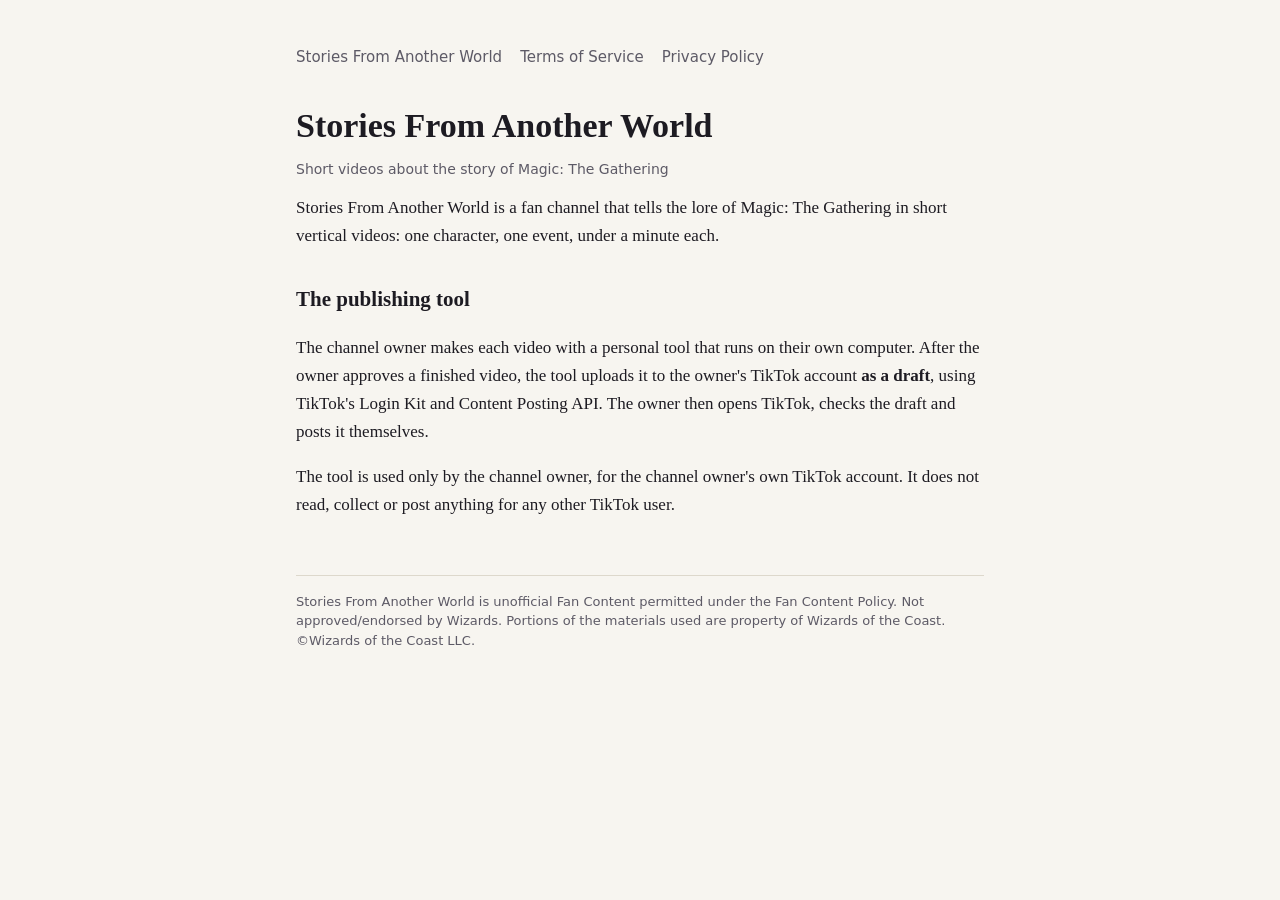
<file: index.html>
<!doctype html>
<html lang="en"><head><meta charset="utf-8"><meta name="viewport" content="width=device-width,initial-scale=1">
<title>Stories From Another World</title><link rel="stylesheet" href="style.css"></head><body><main>
<nav><a href="./">Stories From Another World</a><a href="terms.html">Terms of Service</a><a href="privacy.html">Privacy Policy</a></nav>
<h1>Stories From Another World</h1>
<p class="meta">Short videos about the story of Magic: The Gathering</p>
<p>Stories From Another World is a fan channel that tells the lore of Magic: The Gathering in short vertical videos: one character, one event, under a minute each.</p>
<h2>The publishing tool</h2>
<p>The channel owner makes each video with a personal tool that runs on their own computer. After the owner approves a finished video, the tool uploads it to the owner's TikTok account <strong>as a draft</strong>, using TikTok's Login Kit and Content Posting API. The owner then opens TikTok, checks the draft and posts it themselves.</p>
<p>The tool is used only by the channel owner, for the channel owner's own TikTok account. It does not read, collect or post anything for any other TikTok user.</p>
<footer>Stories From Another World is unofficial Fan Content permitted under the Fan Content Policy. Not approved/endorsed by Wizards. Portions of the materials used are property of Wizards of the Coast. ©Wizards of the Coast LLC.</footer>
</main></body></html>
</file>
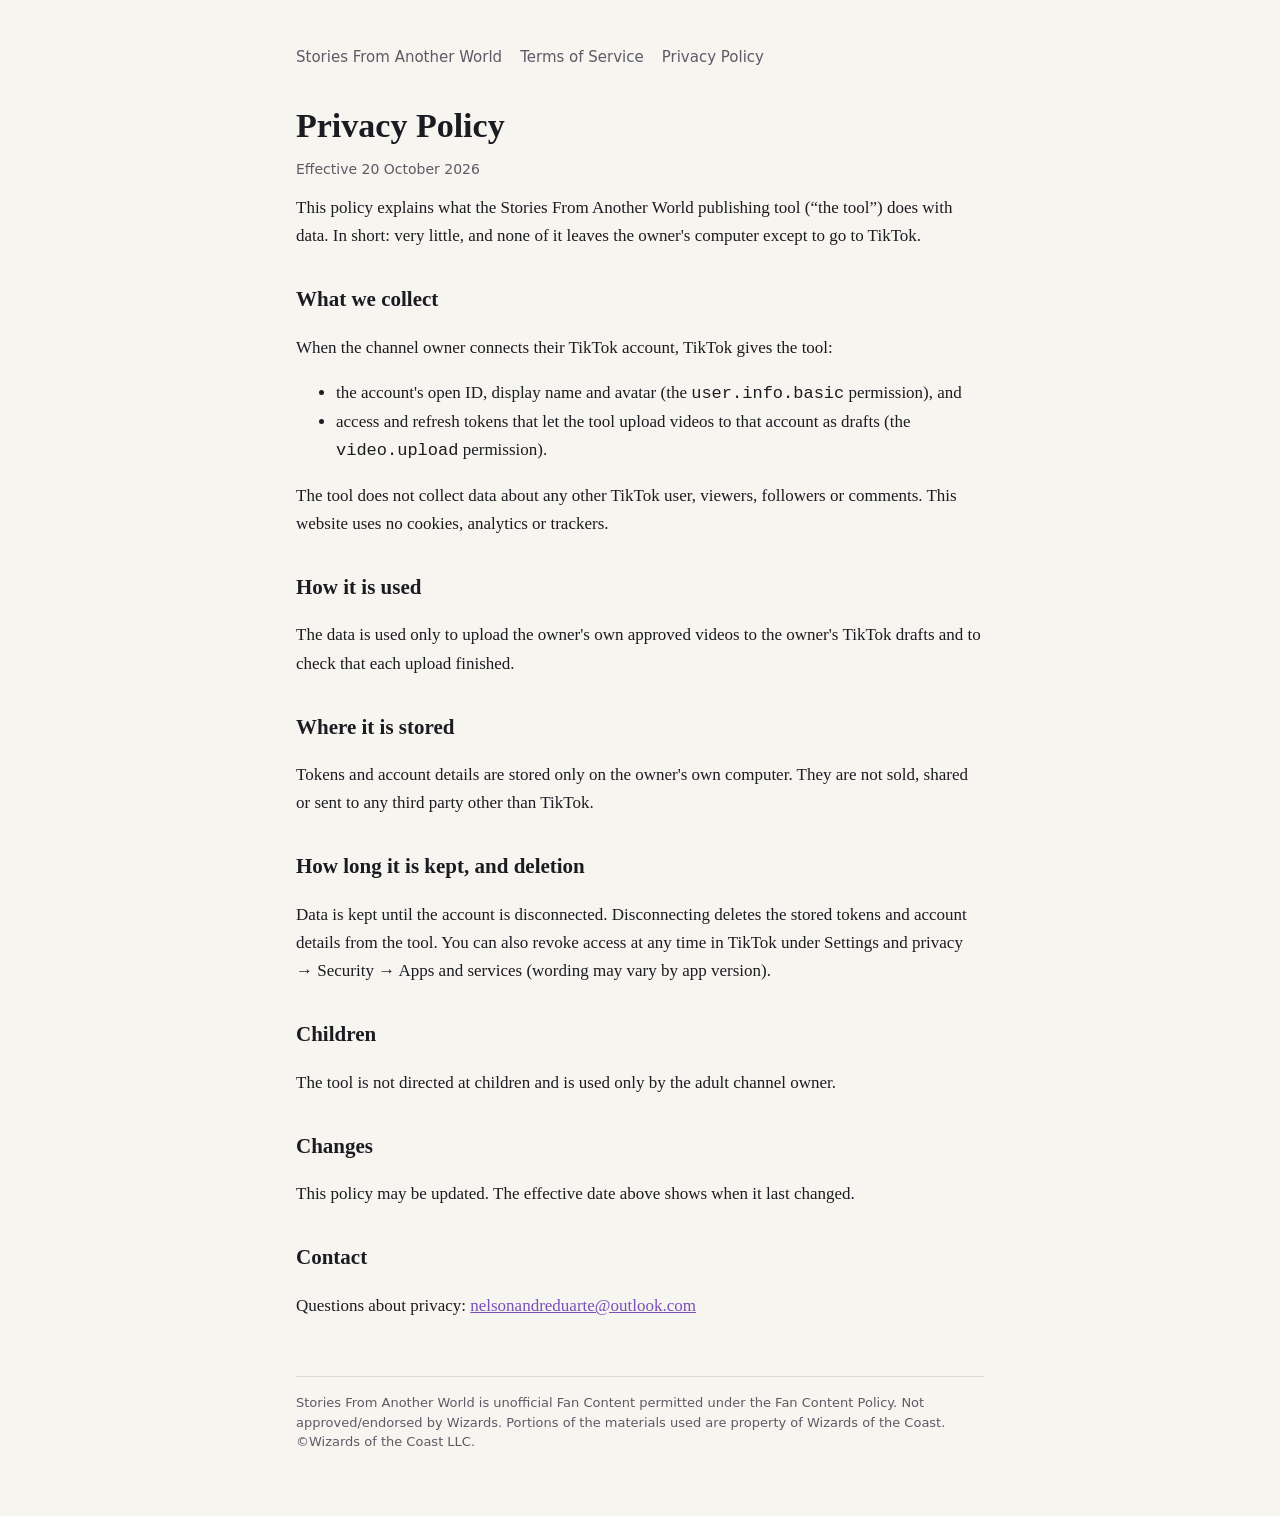
<file: privacy.html>
<!doctype html>
<html lang="en"><head><meta charset="utf-8"><meta name="viewport" content="width=device-width,initial-scale=1">
<title>Privacy Policy</title><link rel="stylesheet" href="style.css"></head><body><main>
<nav><a href="./">Stories From Another World</a><a href="terms.html">Terms of Service</a><a href="privacy.html">Privacy Policy</a></nav>
<h1>Privacy Policy</h1>
<p class="meta">Effective 20 October 2026</p>
<p>This policy explains what the Stories From Another World publishing tool (“the tool”) does with data. In short: very little, and none of it leaves the owner's computer except to go to TikTok.</p>
<h2>What we collect</h2>
<p>When the channel owner connects their TikTok account, TikTok gives the tool:</p>
<ul><li>the account's open ID, display name and avatar (the <code>user.info.basic</code> permission), and</li>
<li>access and refresh tokens that let the tool upload videos to that account as drafts (the <code>video.upload</code> permission).</li></ul>
<p>The tool does not collect data about any other TikTok user, viewers, followers or comments. This website uses no cookies, analytics or trackers.</p>
<h2>How it is used</h2>
<p>The data is used only to upload the owner's own approved videos to the owner's TikTok drafts and to check that each upload finished.</p>
<h2>Where it is stored</h2>
<p>Tokens and account details are stored only on the owner's own computer. They are not sold, shared or sent to any third party other than TikTok.</p>
<h2>How long it is kept, and deletion</h2>
<p>Data is kept until the account is disconnected. Disconnecting deletes the stored tokens and account details from the tool. You can also revoke access at any time in TikTok under Settings and privacy → Security → Apps and services (wording may vary by app version).</p>
<h2>Children</h2>
<p>The tool is not directed at children and is used only by the adult channel owner.</p>
<h2>Changes</h2>
<p>This policy may be updated. The effective date above shows when it last changed.</p>
<h2>Contact</h2>
<p>Questions about privacy: <a href="mailto:nelsonandreduarte@outlook.com">nelsonandreduarte@outlook.com</a></p>
<footer>Stories From Another World is unofficial Fan Content permitted under the Fan Content Policy. Not approved/endorsed by Wizards. Portions of the materials used are property of Wizards of the Coast. ©Wizards of the Coast LLC.</footer>
</main></body></html>
</file>
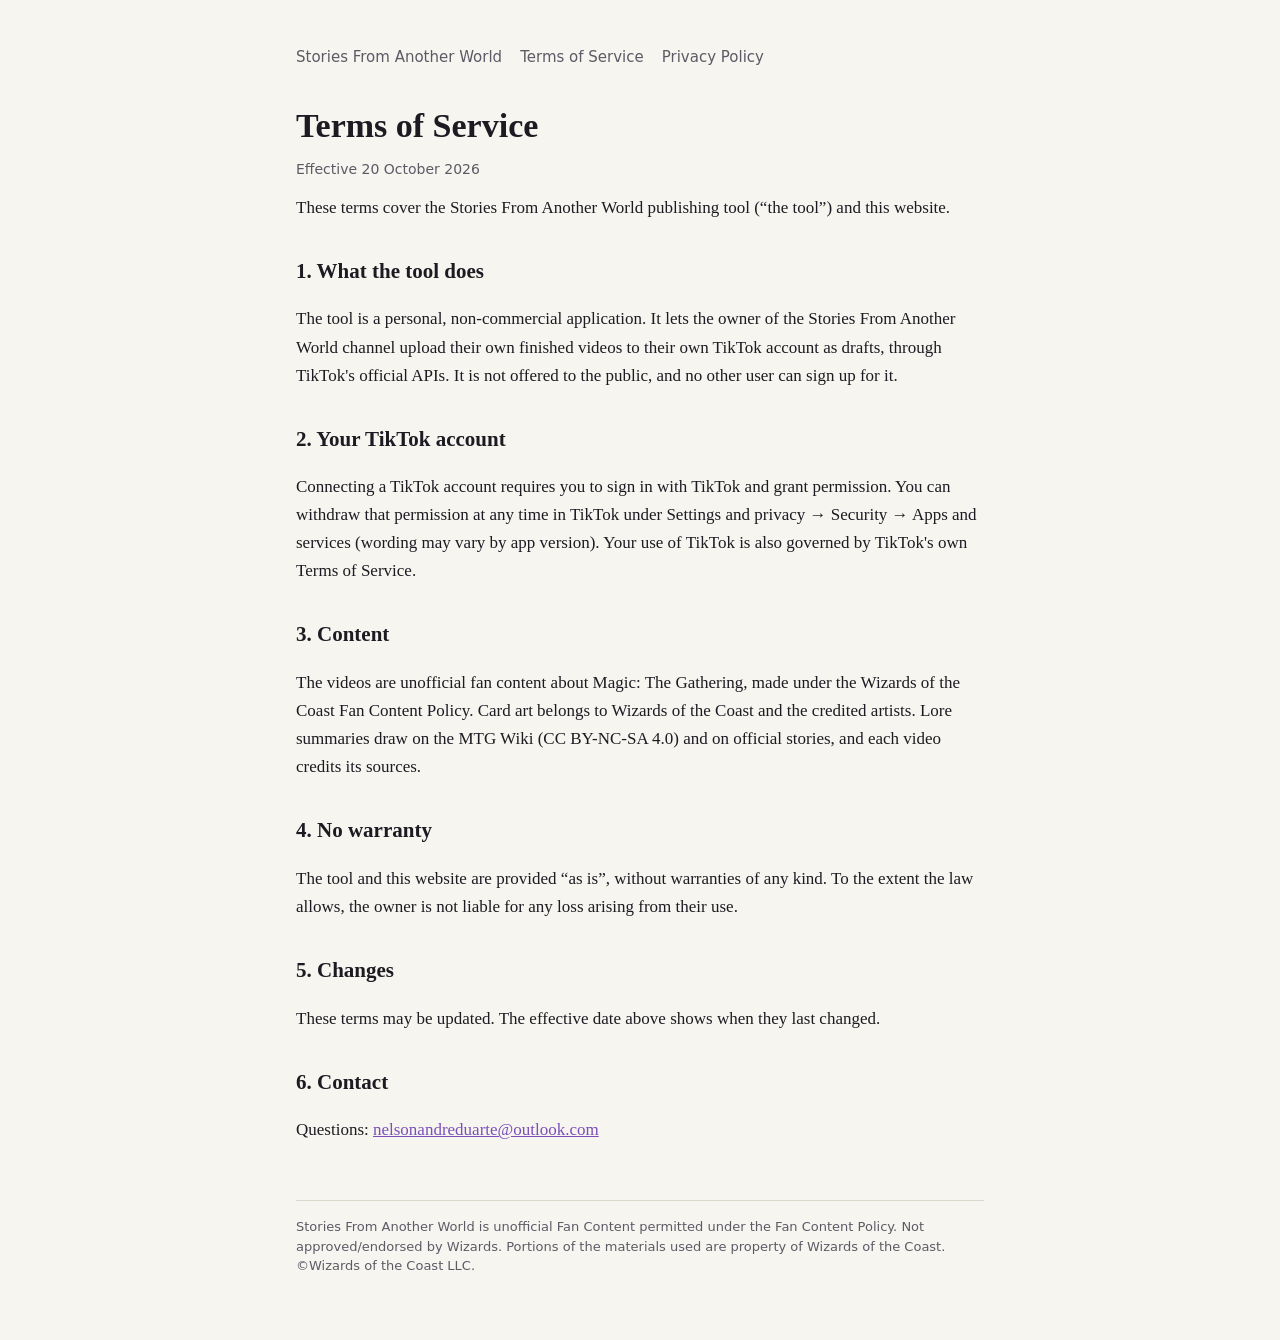
<file: terms.html>
<!doctype html>
<html lang="en"><head><meta charset="utf-8"><meta name="viewport" content="width=device-width,initial-scale=1">
<title>Terms of Service</title><link rel="stylesheet" href="style.css"></head><body><main>
<nav><a href="./">Stories From Another World</a><a href="terms.html">Terms of Service</a><a href="privacy.html">Privacy Policy</a></nav>
<h1>Terms of Service</h1>
<p class="meta">Effective 20 October 2026</p>
<p>These terms cover the Stories From Another World publishing tool (“the tool”) and this website.</p>
<h2>1. What the tool does</h2>
<p>The tool is a personal, non-commercial application. It lets the owner of the Stories From Another World channel upload their own finished videos to their own TikTok account as drafts, through TikTok's official APIs. It is not offered to the public, and no other user can sign up for it.</p>
<h2>2. Your TikTok account</h2>
<p>Connecting a TikTok account requires you to sign in with TikTok and grant permission. You can withdraw that permission at any time in TikTok under Settings and privacy → Security → Apps and services (wording may vary by app version). Your use of TikTok is also governed by TikTok's own Terms of Service.</p>
<h2>3. Content</h2>
<p>The videos are unofficial fan content about Magic: The Gathering, made under the Wizards of the Coast Fan Content Policy. Card art belongs to Wizards of the Coast and the credited artists. Lore summaries draw on the MTG Wiki (CC BY-NC-SA 4.0) and on official stories, and each video credits its sources.</p>
<h2>4. No warranty</h2>
<p>The tool and this website are provided “as is”, without warranties of any kind. To the extent the law allows, the owner is not liable for any loss arising from their use.</p>
<h2>5. Changes</h2>
<p>These terms may be updated. The effective date above shows when they last changed.</p>
<h2>6. Contact</h2>
<p>Questions: <a href="mailto:nelsonandreduarte@outlook.com">nelsonandreduarte@outlook.com</a></p>
<footer>Stories From Another World is unofficial Fan Content permitted under the Fan Content Policy. Not approved/endorsed by Wizards. Portions of the materials used are property of Wizards of the Coast. ©Wizards of the Coast LLC.</footer>
</main></body></html>
</file>
<file: style.css>
:root{--bg:#f7f5f0;--ink:#1d1b22;--mute:#5d5a66;--line:#ddd8cc;--acc:#7a4fb8}
@media (prefers-color-scheme:dark){:root{--bg:#15141a;--ink:#ebe8f0;--mute:#a19dab;--line:#2d2b35;--acc:#b38ef0}}
*{box-sizing:border-box}
body{margin:0;background:var(--bg);color:var(--ink);font:17px/1.65 Georgia,"Times New Roman",serif}
main{max-width:720px;margin:0 auto;padding:48px 16px 64px}
nav{display:flex;gap:18px;flex-wrap:wrap;font:15px system-ui,sans-serif;margin-bottom:40px}
nav a{color:var(--mute);text-decoration:none}nav a:hover{color:var(--acc)}
h1{font-size:34px;line-height:1.2;margin:0 0 8px}h2{font-size:21px;margin:32px 0 6px}
p,li{color:var(--ink)}.meta{color:var(--mute);font:14px system-ui,sans-serif}
a{color:var(--acc)}footer{margin-top:56px;padding-top:16px;border-top:1px solid var(--line);color:var(--mute);font:13px/1.5 system-ui,sans-serif}
</file>
